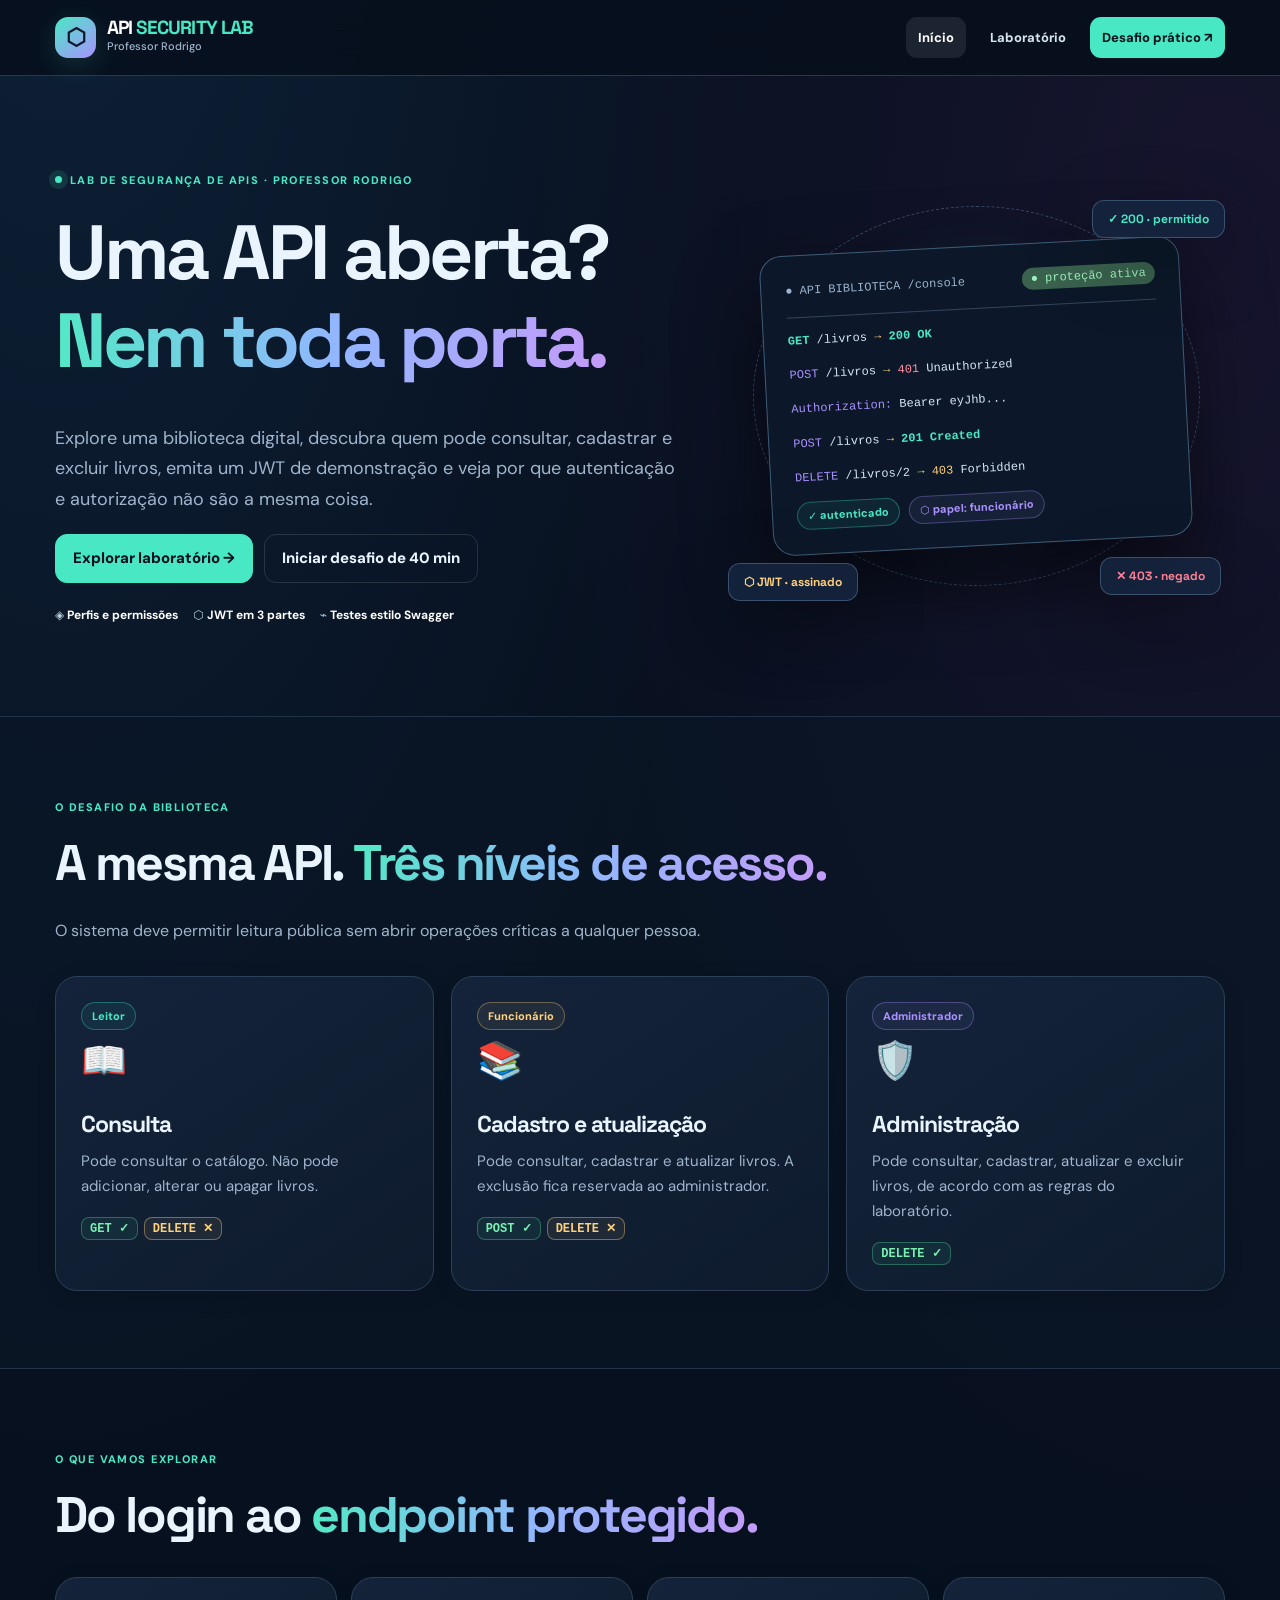
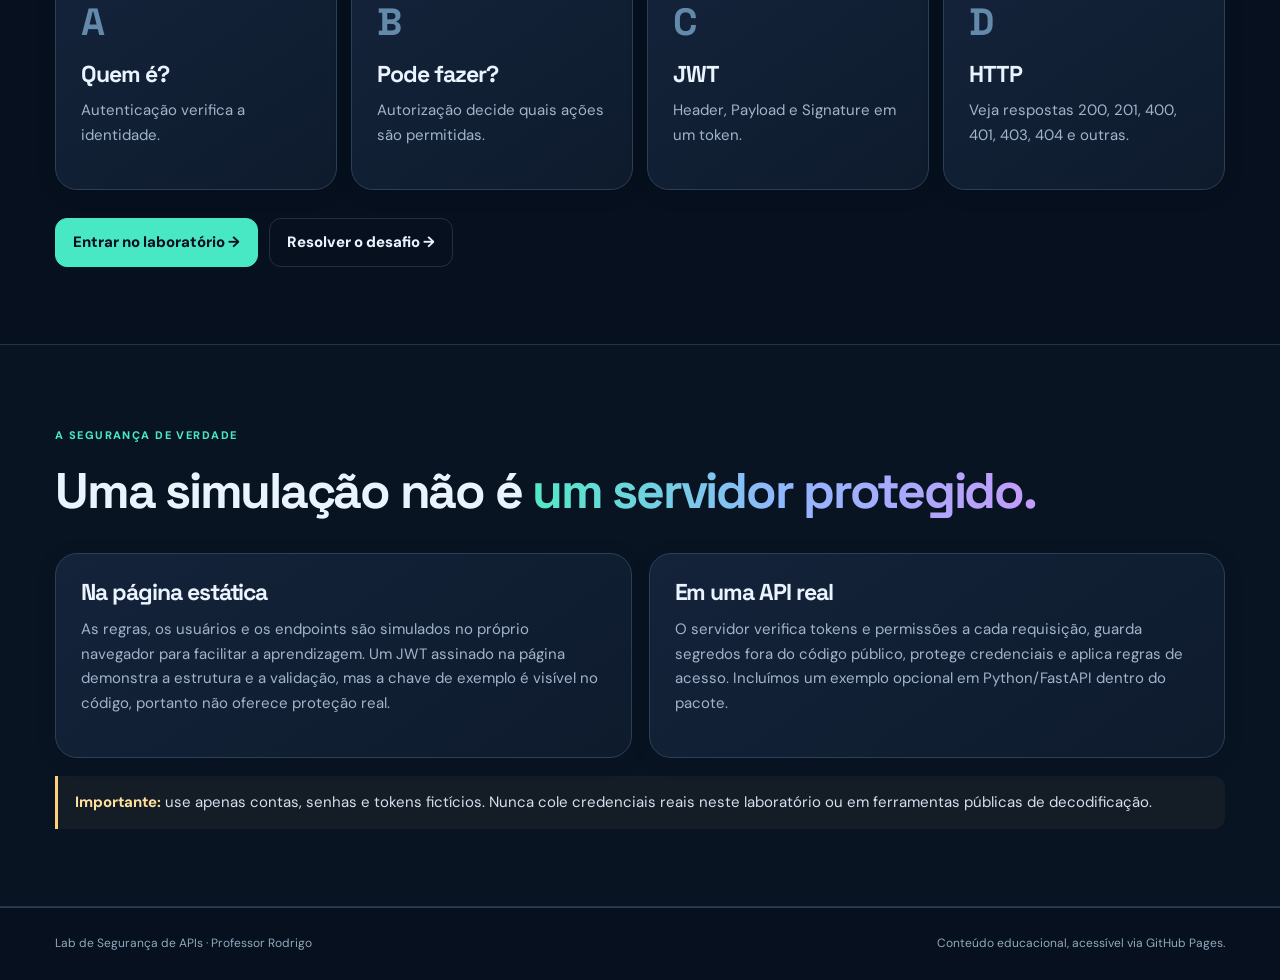
<file: index.html>
<!doctype html><html lang="pt-BR"><head><meta charset="utf-8"><meta name="viewport" content="width=device-width, initial-scale=1"><meta name="theme-color" content="#07101e"><meta name="description" content="Lab de Segurança de APIs do Professor Rodrigo. Controle de acesso, autenticação, autorização, JWT e Swagger simulado."><title>Lab de Segurança de APIs | Professor Rodrigo</title><link rel="icon" href="favicon.svg"><link rel="stylesheet" href="styles.css"></head><body>
<header class="topbar"><nav class="navbar wrap" aria-label="Navegação principal"><a class="brand" href="index.html"><span class="brand-mark">⬡</span><span>API<span style="color:var(--teal)"> SECURITY LAB</span><small>Professor Rodrigo</small></span></a><div class="navlinks"><a href="index.html" aria-current="page">Início</a><a href="demonstracao.html">Laboratório</a><a href="atividade.html" class="nav-cta">Desafio prático ↗</a></div></nav></header>
<main><section class="hero wrap"><div><span class="eyebrow"><span class="dot"></span> Lab de Segurança de APIs · Professor Rodrigo</span><h1>Uma API aberta?<br><span class="grad">Nem toda porta.</span></h1><p class="lead">Explore uma biblioteca digital, descubra quem pode consultar, cadastrar e excluir livros, emita um JWT de demonstração e veja por que autenticação e autorização não são a mesma coisa.</p><div class="btn-row"><a href="demonstracao.html" class="btn primary">Explorar laboratório →</a><a href="atividade.html" class="btn ghost">Iniciar desafio de 40 min</a></div><div class="meta"><span>◈ <b>Perfis e permissões</b></span><span>⬡ <b>JWT em 3 partes</b></span><span>⌁ <b>Testes estilo Swagger</b></span></div></div><div class="visual" aria-label="Ilustração de console de API com respostas HTTP"><div class="api-graphic"><div class="graphic-top"><span>● API BIBLIOTECA /console</span><span class="g-pill">● proteção ativa</span></div><div class="graphic-code"><p style="margin:12px 0"><strong>GET</strong> /livros <span class="gold">→</span> <strong>200 OK</strong></p><p style="margin:12px 0"><span class="purple">POST</span> /livros <span class="gold">→</span> <span style="color:#ff91a2">401</span> Unauthorized</p><p style="margin:12px 0"><span class="purple">Authorization:</span> Bearer eyJhb...</p><p style="margin:12px 0"><span class="purple">POST</span> /livros <span class="gold">→</span> <strong>201 Created</strong></p><p style="margin:12px 0"><span class="purple">DELETE</span> /livros/2 <span class="gold">→</span> <span style="color:#ffcf76">403</span> Forbidden</p></div><div class="graphic-footer"><span class="pill teal">✓ autenticado</span><span class="pill purple">⬡ papel: funcionário</span></div></div><div class="float f1">✓ 200 · permitido</div><div class="float f2">⬡ JWT · assinado</div><div class="float f3">✕ 403 · negado</div></div></section>
<section class="section alt"><div class="wrap"><div class="section-head"><span class="eyebrow">O desafio da biblioteca</span><h2>A mesma API. <span class="grad">Três níveis de acesso.</span></h2><p>O sistema deve permitir leitura pública sem abrir operações críticas a qualquer pessoa.</p></div><div class="grid3"><article class="panel pad"><span class="pill teal">Leitor</span><div class="icon-block">📖</div><h3>Consulta</h3><p class="muted">Pode consultar o catálogo. Não pode adicionar, alterar ou apagar livros.</p><span class="status s2">GET ✓</span><span class="status s4">DELETE ✕</span></article><article class="panel pad"><span class="pill gold">Funcionário</span><div class="icon-block">📚</div><h3>Cadastro e atualização</h3><p class="muted">Pode consultar, cadastrar e atualizar livros. A exclusão fica reservada ao administrador.</p><span class="status s2">POST ✓</span><span class="status s4">DELETE ✕</span></article><article class="panel pad"><span class="pill purple">Administrador</span><div class="icon-block">🛡️</div><h3>Administração</h3><p class="muted">Pode consultar, cadastrar, atualizar e excluir livros, de acordo com as regras do laboratório.</p><span class="status s2">DELETE ✓</span></article></div></div></section>
<section class="section wrap"><div class="section-head"><span class="eyebrow">O que vamos explorar</span><h2>Do login ao <span class="grad">endpoint protegido.</span></h2></div><div class="grid4"><div class="panel pad"><div class="num">A</div><h3>Quem é?</h3><p class="muted">Autenticação verifica a identidade.</p></div><div class="panel pad"><div class="num">B</div><h3>Pode fazer?</h3><p class="muted">Autorização decide quais ações são permitidas.</p></div><div class="panel pad"><div class="num">C</div><h3>JWT</h3><p class="muted">Header, Payload e Signature em um token.</p></div><div class="panel pad"><div class="num">D</div><h3>HTTP</h3><p class="muted">Veja respostas 200, 201, 400, 401, 403, 404 e outras.</p></div></div><div class="btn-row" style="margin-top:28px"><a class="btn primary" href="demonstracao.html">Entrar no laboratório →</a><a class="btn ghost" href="atividade.html">Resolver o desafio →</a></div></section>
<section class="section alt"><div class="wrap"><div class="section-head"><span class="eyebrow">A segurança de verdade</span><h2>Uma simulação não é <span class="grad">um servidor protegido.</span></h2></div><div class="grid2"><div class="panel pad"><h3>Na página estática</h3><p class="muted">As regras, os usuários e os endpoints são simulados no próprio navegador para facilitar a aprendizagem. Um JWT assinado na página demonstra a estrutura e a validação, mas a chave de exemplo é visível no código, portanto não oferece proteção real.</p></div><div class="panel pad"><h3>Em uma API real</h3><p class="muted">O servidor verifica tokens e permissões a cada requisição, guarda segredos fora do código público, protege credenciais e aplica regras de acesso. Incluímos um exemplo opcional em Python/FastAPI dentro do pacote.</p></div></div><div class="notice" style="margin-top:18px"><strong>Importante:</strong> use apenas contas, senhas e tokens fictícios. Nunca cole credenciais reais neste laboratório ou em ferramentas públicas de decodificação.</div></div></section></main><footer class="footer"><div class="wrap footer-inner"><span>Lab de Segurança de APIs · Professor Rodrigo</span><span>Conteúdo educacional, acessível via GitHub Pages.</span></div></footer><script src="app.js" defer></script></body></html>
</file>
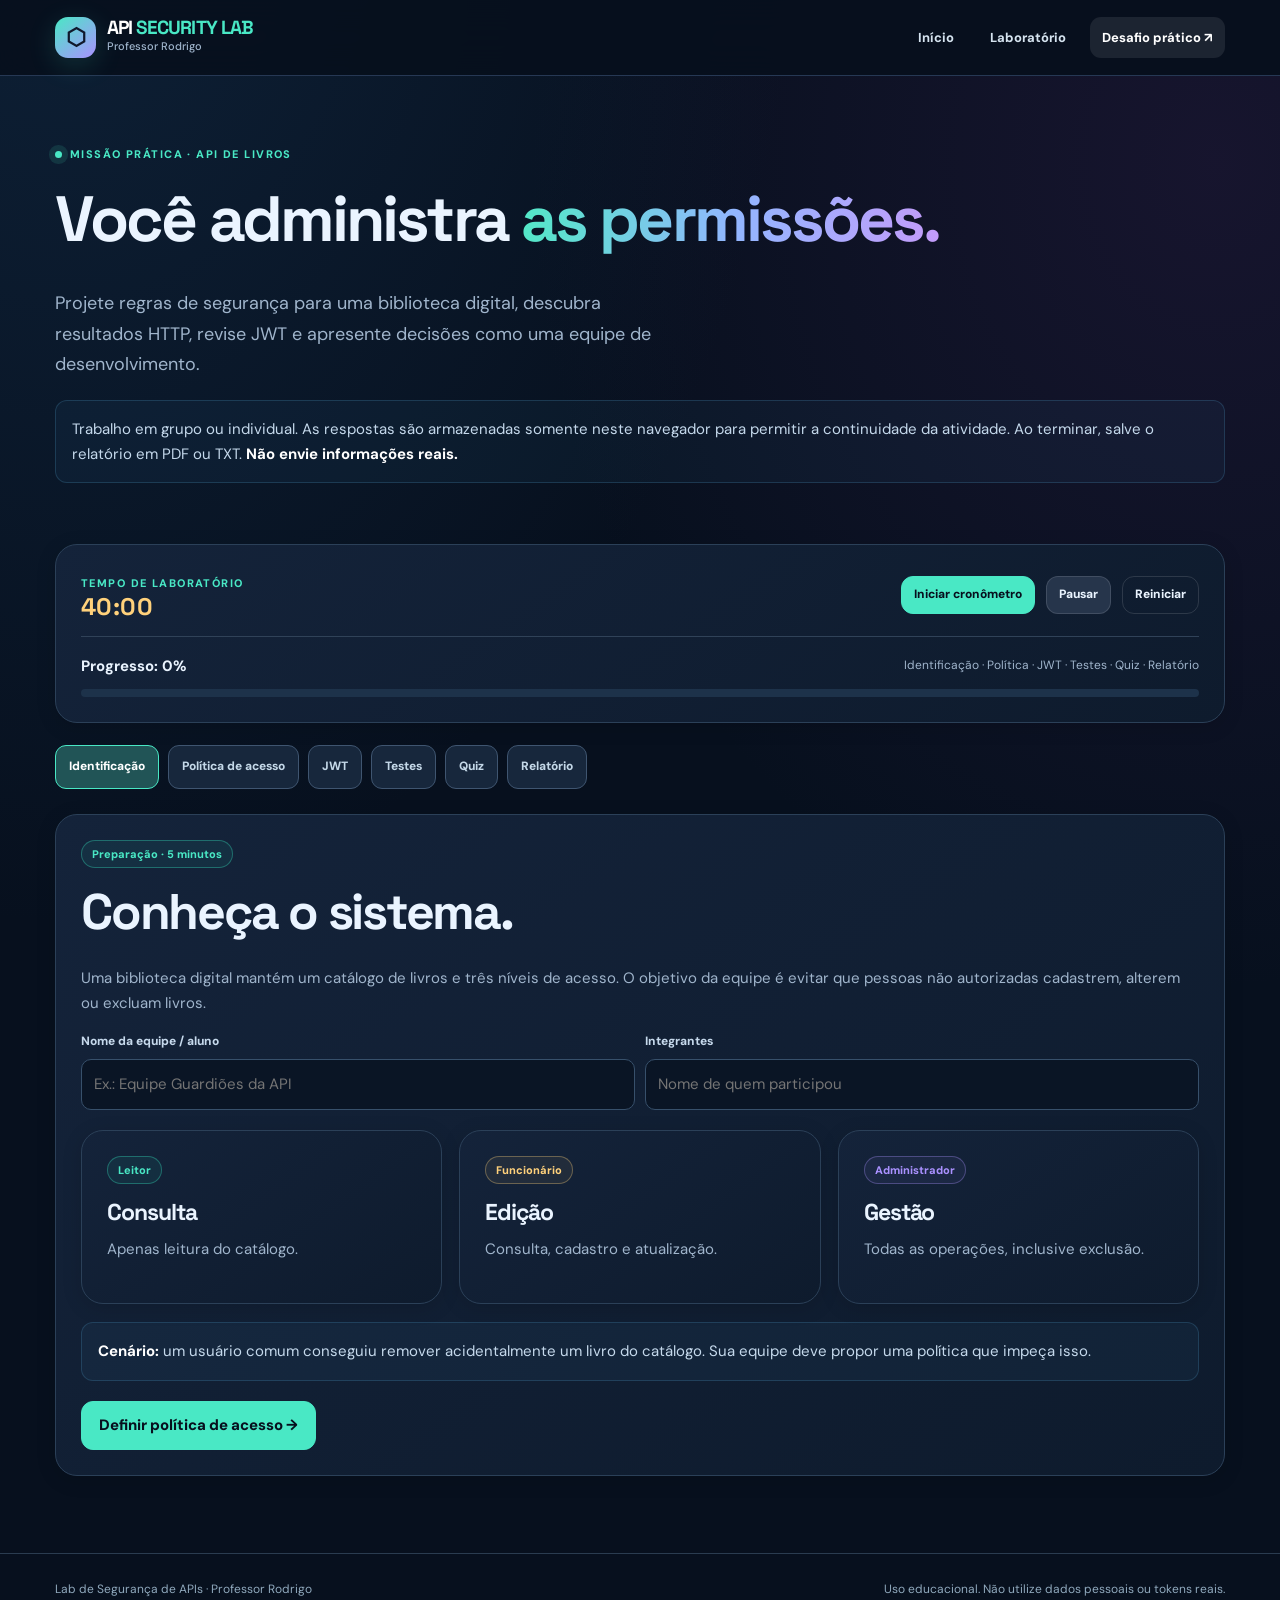
<file: atividade.html>
<!doctype html><html lang="pt-BR"><head><meta charset="utf-8"><meta name="viewport" content="width=device-width, initial-scale=1"><meta name="theme-color" content="#07101e"><title>Desafio prático | Lab de Segurança de APIs</title><link rel="icon" href="favicon.svg"><link rel="stylesheet" href="styles.css"></head><body data-page="activity"><header class="topbar"><nav class="navbar wrap"><a class="brand" href="index.html"><span class="brand-mark">⬡</span><span>API<span style="color:var(--teal)"> SECURITY LAB</span><small>Professor Rodrigo</small></span></a><div class="navlinks"><a href="index.html">Início</a><a href="demonstracao.html">Laboratório</a><a href="atividade.html" class="nav-cta" aria-current="page">Desafio prático ↗</a></div></nav></header><main>
<div class="wrap page-hero"><span class="eyebrow"><span class="dot"></span> Missão prática · API de livros</span><h1>Você administra <span class="grad">as permissões.</span></h1><p class="lead">Projete regras de segurança para uma biblioteca digital, descubra resultados HTTP, revise JWT e apresente decisões como uma equipe de desenvolvimento.</p><div class="note">Trabalho em grupo ou individual. As respostas são armazenadas somente neste navegador para permitir a continuidade da atividade. Ao terminar, salve o relatório em PDF ou TXT. <strong>Não envie informações reais.</strong></div></div>
<section class="section wrap" style="padding-top:25px"><div class="panel pad timer-panel no-print" style="margin-bottom:22px"><div class="form-row" style="align-items:center;justify-content:space-between"><div><span class="eyebrow" style="margin:0">Tempo de laboratório</span><div class="timer" id="timer">40:00</div></div><div class="btn-row"><button class="btn primary sm" id="startTimer">Iniciar cronômetro</button><button class="btn sm" id="pauseTimer">Pausar</button><button class="btn sm ghost" id="resetTimer">Reiniciar</button></div></div><div class="divider"></div><div class="form-row" style="align-items:center;justify-content:space-between"><strong id="progressText">Progresso: 0%</strong><span class="small muted">Identificação · Política · JWT · Testes · Quiz · Relatório</span></div><div class="progress-track" style="margin-top:10px"><div id="progressFill" class="progress-fill"></div></div></div>
<div class="challenge-nav no-print" id="challengeNav"><button type="button" class="active" data-target="identificacao">Identificação</button><button type="button" data-target="politica">Política de acesso</button><button type="button" data-target="jwt">JWT</button><button type="button" data-target="testes">Testes</button><button type="button" data-target="quiz">Quiz</button><button type="button" data-target="report">Relatório</button></div>
<section class="screen active" id="screen-identificacao"><div class="panel pad"><span class="pill teal">Preparação · 5 minutos</span><h2 style="margin-top:16px">Conheça o sistema.</h2><p class="muted">Uma biblioteca digital mantém um catálogo de livros e três níveis de acesso. O objetivo da equipe é evitar que pessoas não autorizadas cadastrem, alterem ou excluam livros.</p><div class="form-row"><div class="field"><label for="groupName">Nome da equipe / aluno</label><input class="input" id="groupName" placeholder="Ex.: Equipe Guardiões da API"></div><div class="field"><label for="members">Integrantes</label><input class="input" id="members" placeholder="Nome de quem participou"></div></div><div class="grid3" style="margin-top:20px"><div class="panel pad"><span class="pill teal">Leitor</span><h3 style="margin-top:15px">Consulta</h3><p class="muted">Apenas leitura do catálogo.</p></div><div class="panel pad"><span class="pill gold">Funcionário</span><h3 style="margin-top:15px">Edição</h3><p class="muted">Consulta, cadastro e atualização.</p></div><div class="panel pad"><span class="pill purple">Administrador</span><h3 style="margin-top:15px">Gestão</h3><p class="muted">Todas as operações, inclusive exclusão.</p></div></div><div class="note" style="margin-top:18px"><strong>Cenário:</strong> um usuário comum conseguiu remover acidentalmente um livro do catálogo. Sua equipe deve propor uma política que impeça isso.</div><div class="btn-row" style="margin-top:20px"><button class="btn primary" data-next="politica">Definir política de acesso →</button></div></div></section>
<section class="screen" id="screen-politica"><div class="panel pad"><span class="pill purple">Permissões · 10 minutos</span><h2 style="margin-top:16px">Quem pode fazer cada ação?</h2><p class="muted">Defina os perfis mínimos que autorizam cada operação de escrita. A consulta é pública.</p><div class="grid3"><div class="field"><label for="rulePost">POST /livros</label><select id="rulePost"><option value="">Escolha o perfil mínimo</option><option value="leitor">Leitor</option><option value="funcionario">Funcionário</option><option value="admin">Administrador</option></select></div><div class="field"><label for="rulePut">PUT /livros/{id}</label><select id="rulePut"><option value="">Escolha o perfil mínimo</option><option value="leitor">Leitor</option><option value="funcionario">Funcionário</option><option value="admin">Administrador</option></select></div><div class="field"><label for="ruleDelete">DELETE /livros/{id}</label><select id="ruleDelete"><option value="">Escolha o perfil mínimo</option><option value="leitor">Leitor</option><option value="funcionario">Funcionário</option><option value="admin">Administrador</option></select></div></div><div class="btn-row" style="margin-top:15px"><button class="btn primary sm" id="checkPolicy">Conferir política</button></div><p id="policyFeedback" class="small muted" aria-live="polite" style="margin-top:12px"></p><div class="field" style="margin-top:20px"><label for="riskText">O que pode acontecer se um visitante tiver acesso ao endpoint DELETE?</label><textarea id="riskText" placeholder="Explique um risco para a integridade dos dados..."></textarea></div><div class="field"><label for="policyText">Como sua equipe faria a API verificar essas permissões no servidor?</label><textarea id="policyText" placeholder="Descreva a verificação do token, identidade, perfil e permissão por operação..."></textarea></div><div class="btn-row" style="margin-top:19px"><button class="btn ghost" data-next="identificacao">← Voltar</button><button class="btn primary" data-next="jwt">Investigar o JWT →</button></div></div></section>
<section class="screen" id="screen-jwt"><div class="panel pad"><span class="pill gold">Token · 6 minutos</span><h2 style="margin-top:16px">Entenda o que o token prova.</h2><div class="horizon"><div class="step"><b>Header</b>Algoritmo</div><span class="flow-arrow">·</span><div class="step"><b>Payload</b>Claims</div><span class="flow-arrow">·</span><div class="step"><b>Signature</b>Integridade</div></div><div class="form-row" style="margin-top:20px"><div class="field"><label for="jwtHeaderQ">Onde aparece o algoritmo de assinatura?</label><select id="jwtHeaderQ"><option value="">Escolha</option><option value="header">Header</option><option value="payload">Payload</option><option value="signature">Signature</option></select></div><div class="field"><label for="jwtRoleQ">Onde podem aparecer o perfil e a expiração?</label><select id="jwtRoleQ"><option value="">Escolha</option><option value="header">Header</option><option value="payload">Payload</option><option value="signature">Signature</option></select></div><div class="field"><label for="jwtSignatureQ">Qual parte detecta alteração indevida?</label><select id="jwtSignatureQ"><option value="">Escolha</option><option value="header">Header</option><option value="payload">Payload</option><option value="signature">Signature</option></select></div></div><button class="btn sm primary" id="checkJwt" style="margin-top:17px">Conferir estrutura</button><p id="jwtActivityFeedback" class="small muted" style="margin-top:10px" aria-live="polite"></p><div class="field" style="margin-top:17px"><label for="jwtReflection">Por que não devemos armazenar uma senha ou outro segredo no Payload de um JWT comum?</label><textarea id="jwtReflection" placeholder="Pense na diferença entre codificar e criptografar..."></textarea></div><div class="notice" style="margin:16px 0"><strong>Experimento opcional:</strong> abra o <a href="demonstracao.html#jwt" target="_blank" rel="noopener">laboratório JWT</a>, faça login fictício, altere o Payload e observe o resultado da verificação.</div><div class="btn-row"><button class="btn ghost" data-next="politica">← Voltar</button><button class="btn primary" data-next="testes">Analisar os testes →</button></div></div></section>
<section class="screen" id="screen-testes"><div class="panel pad"><span class="pill teal">HTTP e endpoints · 8 minutos</span><h2 style="margin-top:16px">Preveja a resposta da API.</h2><p class="muted">Para cada cenário, selecione o status HTTP esperado. Você pode testar situações semelhantes no <a href="demonstracao.html#console" target="_blank" rel="noopener">console interativo</a>. Neste desafio, considere que os livros indicados existem, salvo quando dito o contrário.</p><div id="statusScenarios" class="grid2"></div><div class="btn-row"><button class="btn primary sm" id="checkScenarios">Conferir cenários</button></div><p id="scenariosFeedback" aria-live="polite" class="small muted" style="margin:12px 0"></p><div class="field" style="margin-top:17px"><label for="exceptionsText">Como uma API deve informar erros sem expor detalhes internos sensíveis?</label><textarea id="exceptionsText" placeholder="Descreva mensagens, códigos HTTP e cuidados com informações sensíveis..."></textarea></div><div class="btn-row" style="margin-top:18px"><button class="btn ghost" data-next="jwt">← Voltar</button><button class="btn primary" data-next="quiz">Revisar os conceitos →</button></div></div></section>
<section class="screen" id="screen-quiz"><div class="panel pad"><span class="pill purple">Revisão autocorrigível · 6 minutos</span><h2 style="margin-top:16px">Mostre o que aprendeu.</h2><p class="muted">Responda às questões. Ao conferir, o laboratório apresenta a pontuação e explica cada resposta.</p><div id="quizList"></div><div class="btn-row"><button class="btn primary" id="gradeQuiz">Corrigir questões</button><button class="btn ghost" data-next="testes">← Voltar</button><button class="btn" data-next="report">Gerar relatório →</button></div><p id="quizScore" style="margin-top:18px" aria-live="polite"></p></div></section>
<section class="screen" id="screen-report"><div class="panel pad"><span class="pill teal">Entrega · 5 minutos</span><h2 style="margin-top:16px">Seu relatório está pronto para revisão.</h2><p class="muted">O relatório reúne suas decisões, respostas e resultado do quiz. Revise os textos, salve como PDF ou exporte um arquivo TXT para entrega.</p><div class="grid3" style="margin-bottom:18px"><div class="metric"><span>Identificação</span><strong id="summaryName">—</strong></div><div class="metric"><span>Política</span><strong id="summaryPolicy">—</strong></div><div class="metric"><span>Quiz</span><strong id="summaryQuiz">—</strong></div></div><div class="btn-row no-print"><button class="btn primary" id="printReport">Imprimir / Salvar PDF</button><button class="btn" id="downloadTxt">Baixar TXT</button><button class="btn ghost" id="clearActivity">Apagar respostas locais</button></div><div class="print-head prints-only"><h1>Lab de Segurança de APIs</h1><p>Professor Rodrigo · Relatório da atividade prática</p></div><pre class="report-area" id="reportContent" style="padding:20px;border-radius:13px;background:#0a1626;border:1px solid #344a60;min-height:320px;color:#d3e5f3;white-space:pre-wrap;margin-top:18px"></pre><div class="note no-print" style="margin-top:16px"><strong>Importante:</strong> as respostas são registradas apenas no navegador. O site não envia relatórios ao professor. Antes de sair, salve uma cópia.</div></div></section>
</section></main><footer class="footer"><div class="wrap footer-inner"><span>Lab de Segurança de APIs · Professor Rodrigo</span><span>Uso educacional. Não utilize dados pessoais ou tokens reais.</span></div></footer><script src="app.js" defer></script></body></html>
</file>
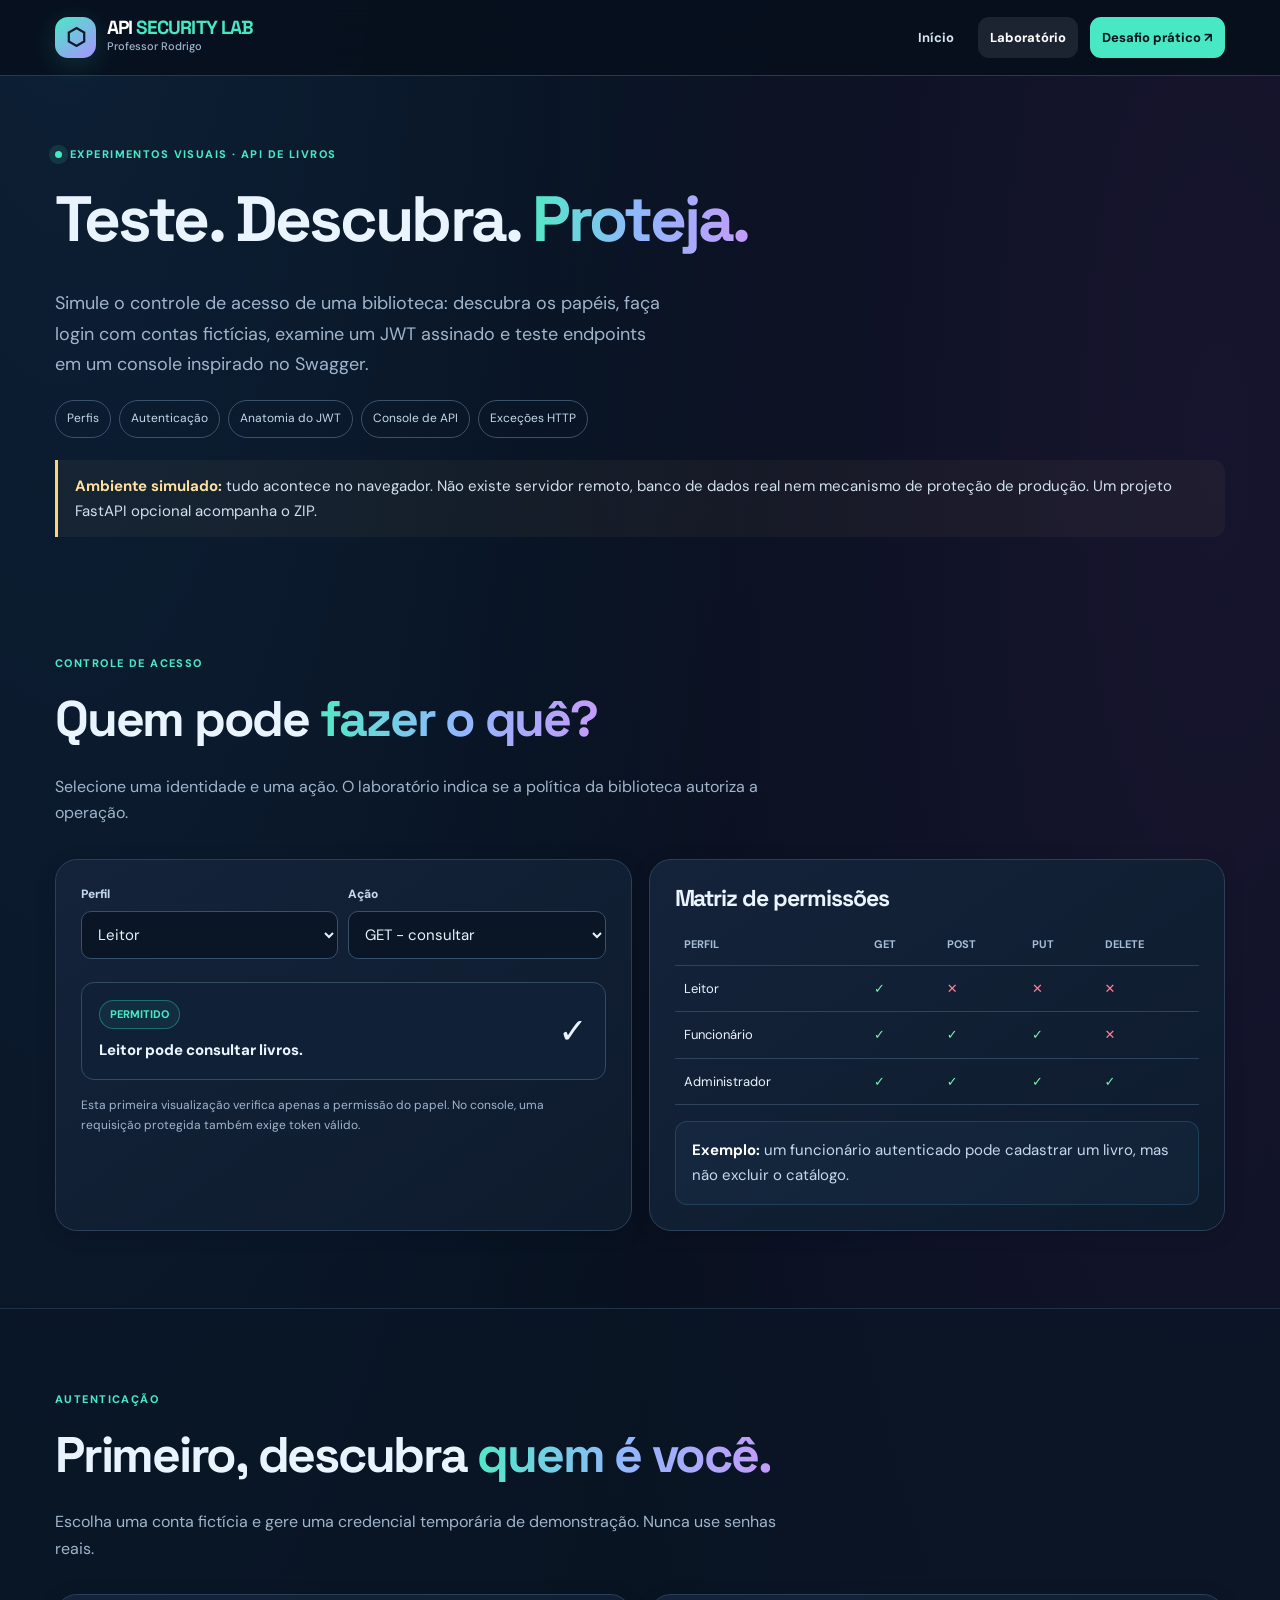
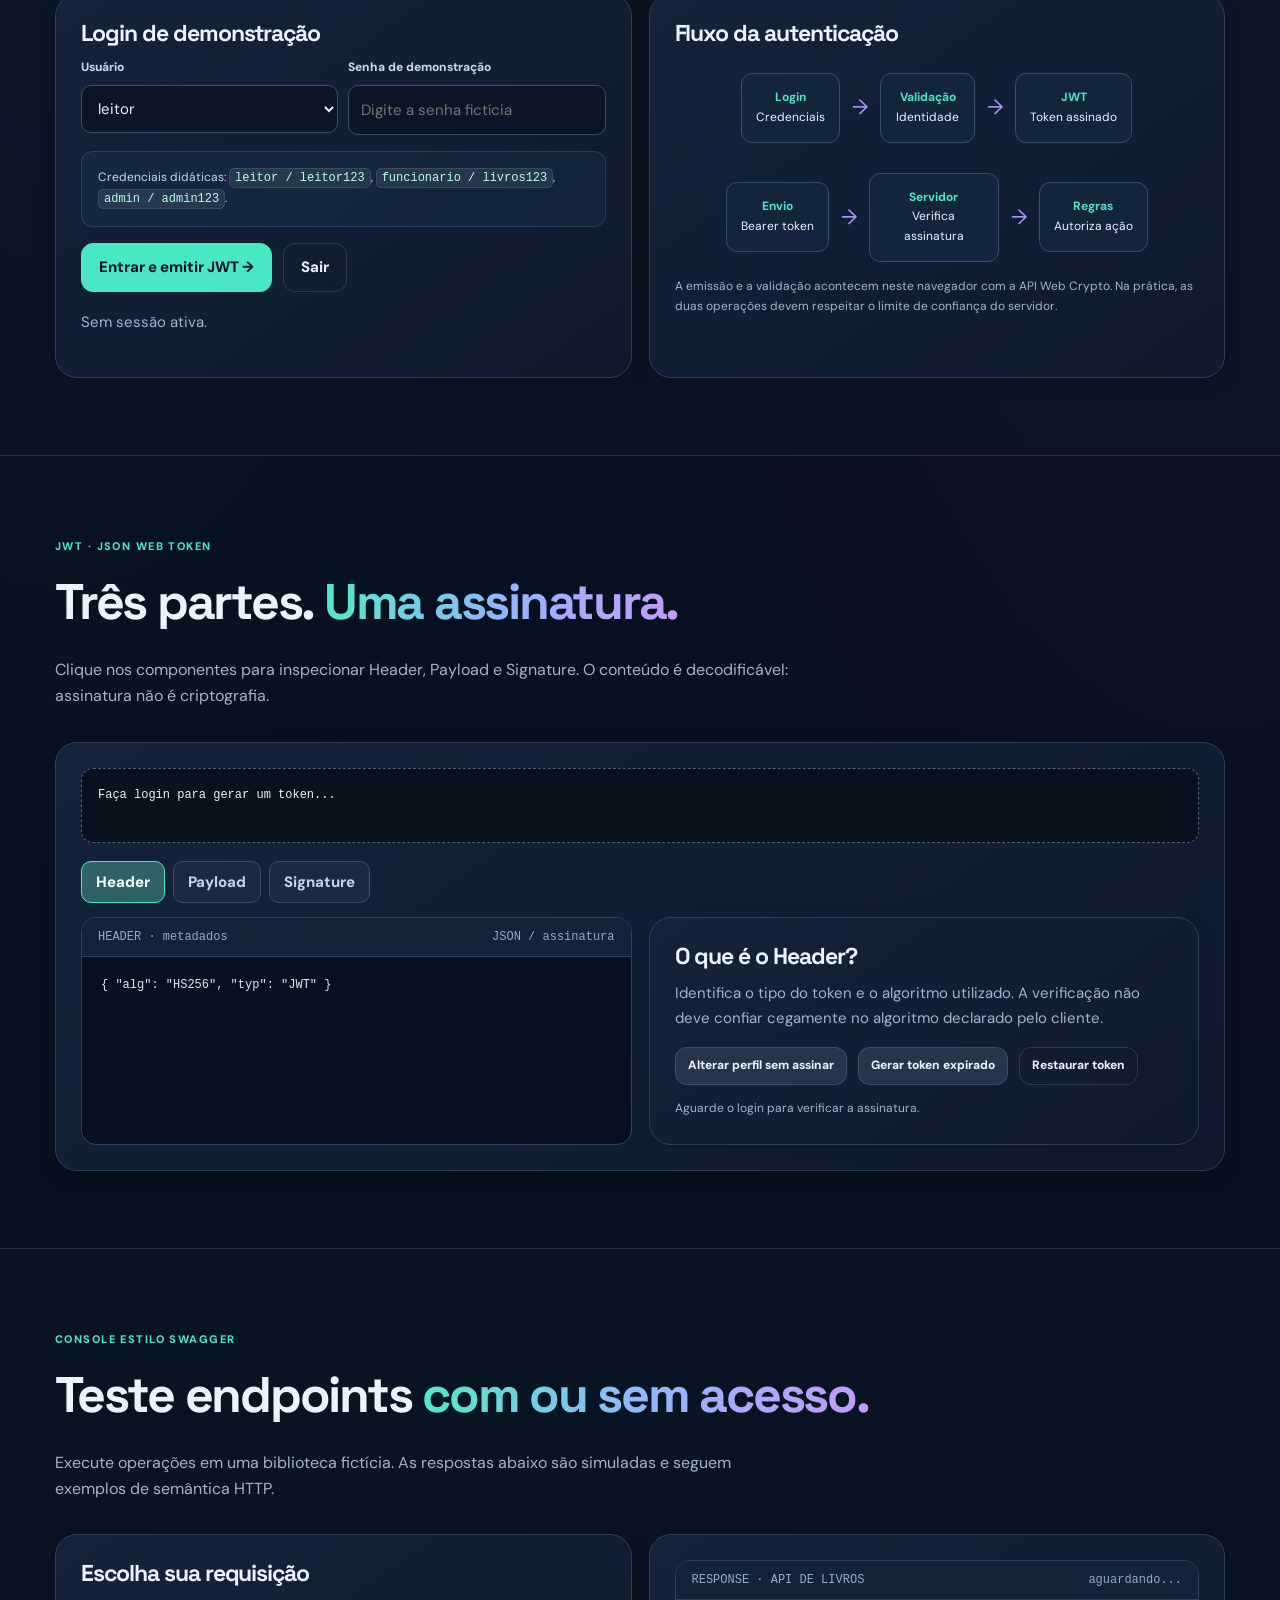
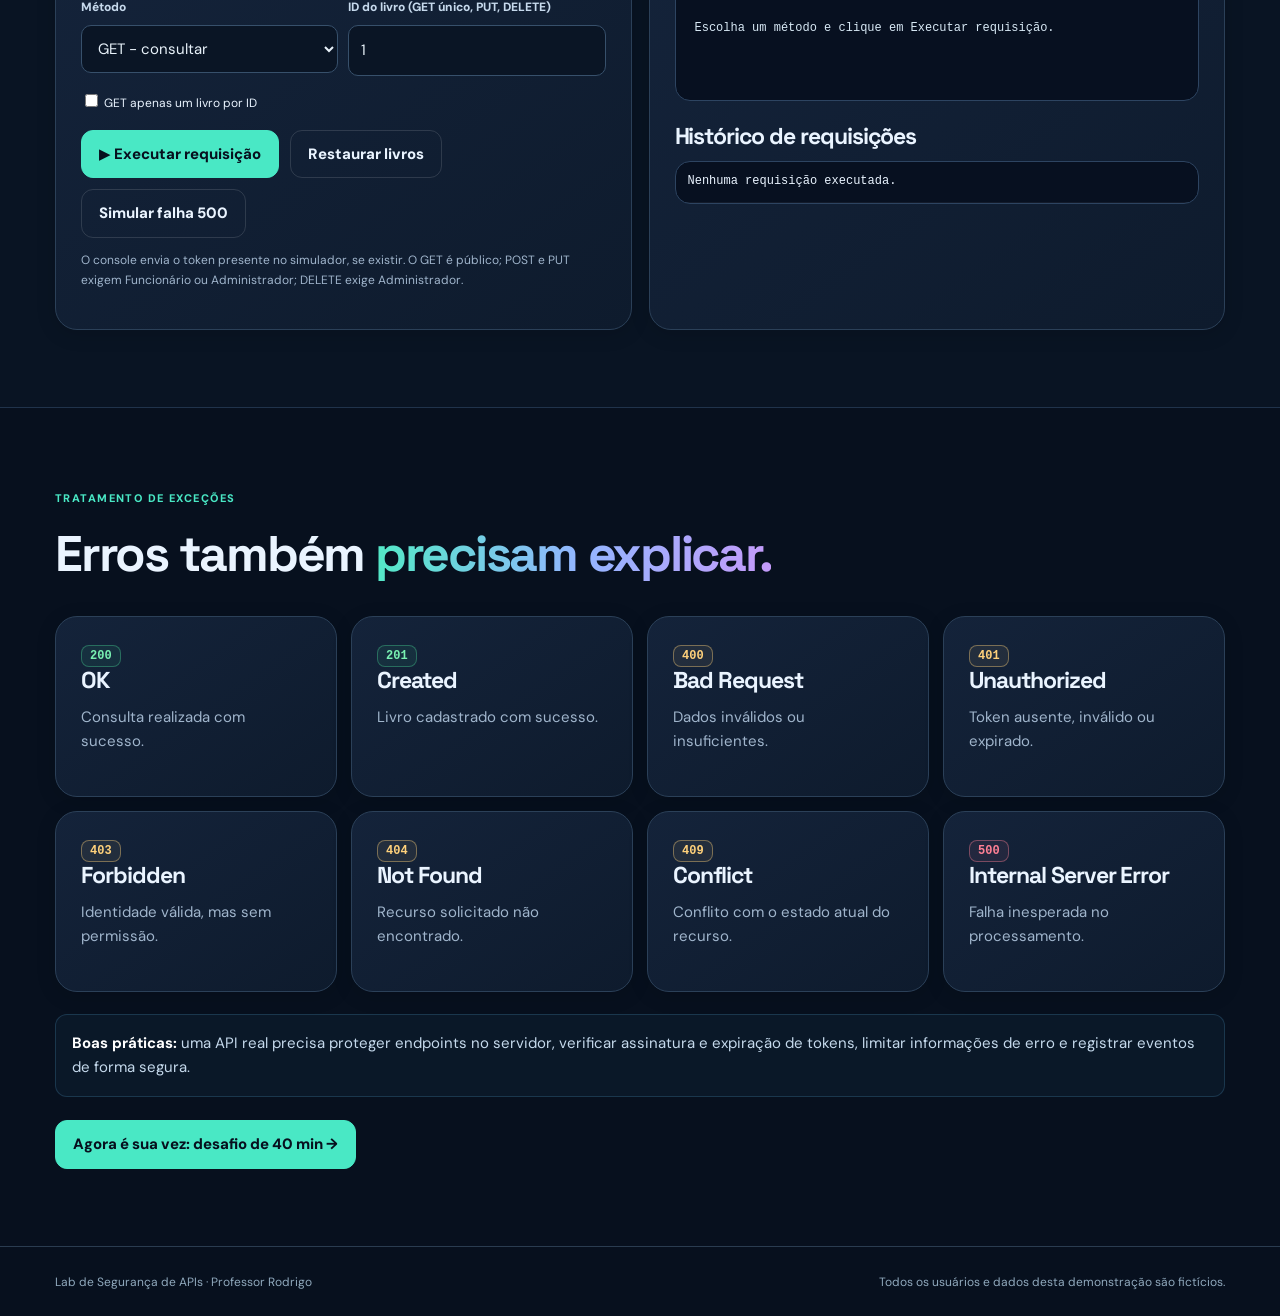
<file: demonstracao.html>
<!doctype html><html lang="pt-BR"><head><meta charset="utf-8"><meta name="viewport" content="width=device-width,initial-scale=1"><meta name="theme-color" content="#07101e"><title>Laboratório interativo | Lab de Segurança de APIs</title><link rel="icon" href="favicon.svg"><link rel="stylesheet" href="styles.css"></head><body data-page="demo"><header class="topbar"><nav class="navbar wrap"><a class="brand" href="index.html"><span class="brand-mark">⬡</span><span>API<span style="color:var(--teal)"> SECURITY LAB</span><small>Professor Rodrigo</small></span></a><div class="navlinks"><a href="index.html">Início</a><a href="demonstracao.html" aria-current="page">Laboratório</a><a href="atividade.html" class="nav-cta">Desafio prático ↗</a></div></nav></header><main>
<div class="wrap page-hero"><span class="eyebrow"><span class="dot"></span> Experimentos visuais · API de livros</span><h1>Teste. Descubra. <span class="grad">Proteja.</span></h1><p class="lead">Simule o controle de acesso de uma biblioteca: descubra os papéis, faça login com contas fictícias, examine um JWT assinado e teste endpoints em um console inspirado no Swagger.</p><nav class="quick-nav"><a href="#permissoes">Perfis</a><a href="#login">Autenticação</a><a href="#jwt">Anatomia do JWT</a><a href="#console">Console de API</a><a href="#http">Exceções HTTP</a></nav><div class="notice" style="margin-top:22px"><strong>Ambiente simulado:</strong> tudo acontece no navegador. Não existe servidor remoto, banco de dados real nem mecanismo de proteção de produção. Um projeto FastAPI opcional acompanha o ZIP.</div></div>
<section class="section wrap" id="permissoes"><div class="section-head"><span class="eyebrow">Controle de acesso</span><h2>Quem pode <span class="grad">fazer o quê?</span></h2><p>Selecione uma identidade e uma ação. O laboratório indica se a política da biblioteca autoriza a operação.</p></div><div class="grid2"><div class="panel pad"><div class="form-row"><div class="field"><label for="rolePreview">Perfil</label><select id="rolePreview"><option value="leitor">Leitor</option><option value="funcionario">Funcionário</option><option value="admin">Administrador</option></select></div><div class="field"><label for="actionPreview">Ação</label><select id="actionPreview"><option value="GET">GET - consultar</option><option value="POST">POST - cadastrar</option><option value="PUT">PUT - atualizar</option><option value="DELETE">DELETE - excluir</option></select></div></div><div style="margin-top:23px" id="permitResult" class="metric" aria-live="polite">Selecione uma ação para verificar.</div><p class="muted small" style="margin-top:16px">Esta primeira visualização verifica apenas a permissão do papel. No console, uma requisição protegida também exige token válido.</p></div><div class="panel pad"><h3>Matriz de permissões</h3><table class="matrix"><thead><tr><th>Perfil</th><th>GET</th><th>POST</th><th>PUT</th><th>DELETE</th></tr></thead><tbody><tr><td>Leitor</td><td class="yes">✓</td><td class="no">✕</td><td class="no">✕</td><td class="no">✕</td></tr><tr><td>Funcionário</td><td class="yes">✓</td><td class="yes">✓</td><td class="yes">✓</td><td class="no">✕</td></tr><tr><td>Administrador</td><td class="yes">✓</td><td class="yes">✓</td><td class="yes">✓</td><td class="yes">✓</td></tr></tbody></table><div class="note" style="margin-top:16px"><strong>Exemplo:</strong> um funcionário autenticado pode cadastrar um livro, mas não excluir o catálogo.</div></div></div></section>
<section class="section alt" id="login"><div class="wrap"><div class="section-head"><span class="eyebrow">Autenticação</span><h2>Primeiro, descubra <span class="grad">quem é você.</span></h2><p>Escolha uma conta fictícia e gere uma credencial temporária de demonstração. Nunca use senhas reais.</p></div><div class="grid2"><div class="panel pad"><h3>Login de demonstração</h3><div class="form-row"><div class="field"><label for="demoUser">Usuário</label><select id="demoUser"><option value="leitor">leitor</option><option value="funcionario">funcionario</option><option value="admin">admin</option></select></div><div class="field"><label for="demoPassword">Senha de demonstração</label><input class="input" id="demoPassword" type="text" autocomplete="off" placeholder="Digite a senha fictícia" spellcheck="false"></div></div><div class="note small" style="margin:16px 0">Credenciais didáticas: <code>leitor / leitor123</code>, <code>funcionario / livros123</code>, <code>admin / admin123</code>.</div><div class="btn-row"><button class="btn primary" id="loginBtn">Entrar e emitir JWT →</button><button class="btn ghost" id="logoutBtn">Sair</button></div><p id="loginFeedback" style="margin-top:18px;min-height:26px;color:var(--sub)" aria-live="polite">Sem sessão ativa.</p></div><div class="panel pad"><h3>Fluxo da autenticação</h3><div class="horizon"><div class="step"><b>Login</b>Credenciais</div><span class="flow-arrow">→</span><div class="step"><b>Validação</b>Identidade</div><span class="flow-arrow">→</span><div class="step"><b>JWT</b>Token assinado</div></div><div class="horizon"><div class="step"><b>Envio</b>Bearer token</div><span class="flow-arrow">→</span><div class="step"><b>Servidor</b>Verifica assinatura</div><span class="flow-arrow">→</span><div class="step"><b>Regras</b>Autoriza ação</div></div><p class="muted small">A emissão e a validação acontecem neste navegador com a API Web Crypto. Na prática, as duas operações devem respeitar o limite de confiança do servidor.</p></div></div></div></section>
<section class="section wrap" id="jwt"><div class="section-head"><span class="eyebrow">JWT · JSON Web Token</span><h2>Três partes. <span class="grad">Uma assinatura.</span></h2><p>Clique nos componentes para inspecionar Header, Payload e Signature. O conteúdo é decodificável: assinatura não é criptografia.</p></div><div class="panel pad"><div class="jwt-token" id="jwtView" aria-live="polite">Faça login para gerar um token...</div><div class="tabs" style="margin-top:18px" id="jwtTabs"><button class="active" type="button" data-jwt="header">Header</button><button type="button" data-jwt="payload">Payload</button><button type="button" data-jwt="signature">Signature</button></div><div class="grid2" style="margin-top:14px"><div class="console"><div class="console-head"><span id="jwtPartTitle">HEADER · metadados</span><span>JSON / assinatura</span></div><pre id="jwtPartContent">{ "alg": "HS256", "typ": "JWT" }</pre></div><div class="panel pad"><h3 id="jwtExplainer">O que é o Header?</h3><p id="jwtPartHelp" class="muted">Identifica o tipo do token e o algoritmo utilizado. A verificação não deve confiar cegamente no algoritmo declarado pelo cliente.</p><div class="btn-row"><button class="btn sm" id="tamperBtn">Alterar perfil sem assinar</button><button class="btn sm" id="expireBtn">Gerar token expirado</button><button class="btn sm ghost" id="restoreBtn">Restaurar token</button></div><p class="small muted" id="jwtCheck" aria-live="polite" style="margin:14px 0 0">Aguarde o login para verificar a assinatura.</p></div></div></div></section>
<section class="section alt" id="console"><div class="wrap"><div class="section-head"><span class="eyebrow">Console estilo Swagger</span><h2>Teste endpoints <span class="grad">com ou sem acesso.</span></h2><p>Execute operações em uma biblioteca fictícia. As respostas abaixo são simuladas e seguem exemplos de semântica HTTP.</p></div><div class="grid2"><div class="panel pad"><h3>Escolha sua requisição</h3><div class="form-row"><div class="field"><label for="httpMethod">Método</label><select id="httpMethod"><option value="GET">GET - consultar</option><option value="POST">POST - cadastrar</option><option value="PUT">PUT - atualizar</option><option value="DELETE">DELETE - excluir</option></select></div><div class="field"><label for="bookId">ID do livro (GET único, PUT, DELETE)</label><input class="input" id="bookId" type="number" min="1" value="1"></div></div><div class="form-row" id="bookFields" style="margin-top:15px"><div class="field"><label for="bookTitle">Título</label><input class="input" id="bookTitle" placeholder="Título do livro" value="Introdução às APIs"></div><div class="field"><label for="bookAuthor">Autor</label><input class="input" id="bookAuthor" placeholder="Nome do autor" value="Equipe da biblioteca"></div></div><div class="form-row" style="margin-top:15px"><label class="small"><input id="singleBook" type="checkbox"> GET apenas um livro por ID</label></div><div class="btn-row" style="margin-top:16px"><button class="btn primary" id="executeBtn">▶ Executar requisição</button><button class="btn ghost" id="resetBooksBtn">Restaurar livros</button><button class="btn ghost" id="error500Btn">Simular falha 500</button></div><p class="small muted" style="margin-top:13px">O console envia o token presente no simulador, se existir. O GET é público; POST e PUT exigem Funcionário ou Administrador; DELETE exige Administrador.</p></div><div class="panel pad"><div class="console"><div class="console-head"><span>RESPONSE · API DE LIVROS</span><span id="reqStatus">aguardando...</span></div><pre id="apiResponse">Escolha um método e clique em Executar requisição.</pre></div><h3 style="margin-top:22px">Histórico de requisições</h3><div class="console log" id="reqLog" aria-live="polite"><div class="log-line">Nenhuma requisição executada.</div></div></div></div></div></section>
<section class="section wrap" id="http"><div class="section-head"><span class="eyebrow">Tratamento de exceções</span><h2>Erros também <span class="grad">precisam explicar.</span></h2></div><div class="grid4"><div class="panel pad"><span class="status s2">200</span><h3>OK</h3><p class="muted">Consulta realizada com sucesso.</p></div><div class="panel pad"><span class="status s2">201</span><h3>Created</h3><p class="muted">Livro cadastrado com sucesso.</p></div><div class="panel pad"><span class="status s4">400</span><h3>Bad Request</h3><p class="muted">Dados inválidos ou insuficientes.</p></div><div class="panel pad"><span class="status s4">401</span><h3>Unauthorized</h3><p class="muted">Token ausente, inválido ou expirado.</p></div><div class="panel pad"><span class="status s4">403</span><h3>Forbidden</h3><p class="muted">Identidade válida, mas sem permissão.</p></div><div class="panel pad"><span class="status s4">404</span><h3>Not Found</h3><p class="muted">Recurso solicitado não encontrado.</p></div><div class="panel pad"><span class="status s4">409</span><h3>Conflict</h3><p class="muted">Conflito com o estado atual do recurso.</p></div><div class="panel pad"><span class="status s5">500</span><h3>Internal Server Error</h3><p class="muted">Falha inesperada no processamento.</p></div></div><div class="note" style="margin-top:22px"><strong>Boas práticas:</strong> uma API real precisa proteger endpoints no servidor, verificar assinatura e expiração de tokens, limitar informações de erro e registrar eventos de forma segura.</div><div class="btn-row" style="margin-top:23px"><a class="btn primary" href="atividade.html">Agora é sua vez: desafio de 40 min →</a></div></section></main><footer class="footer"><div class="wrap footer-inner"><span>Lab de Segurança de APIs · Professor Rodrigo</span><span>Todos os usuários e dados desta demonstração são fictícios.</span></div></footer><script src="app.js" defer></script></body></html>
</file>
<file: styles.css>
@import url('https://fonts.googleapis.com/css2?family=DM+Sans:wght@400;500;600;700;800&family=Space+Grotesk:wght@400;500;600;700&display=swap');
:root{--bg:#07101e;--bg2:#0d1729;--panel:#111f34;--stroke:#2a3e58;--txt:#eaf4ff;--sub:#a0b5cc;--teal:#49e8c5;--purple:#aa91ff;--gold:#ffd17b;--red:#ff8095;--blue:#79b8ff;--ok:#79f1b2;--shadow:0 22px 75px #0005;--radius:22px}*{box-sizing:border-box}html{scroll-behavior:smooth}body{margin:0;background:radial-gradient(ellipse at 5% -10%,#17395b6c,transparent 43%),radial-gradient(ellipse at 95% 10%,#44225c42,transparent 40%),var(--bg);color:var(--txt);font:15px/1.65 'DM Sans',system-ui,sans-serif}button,input,textarea,select{font:inherit}button{cursor:pointer}a{color:var(--teal);text-underline-offset:3px}a:hover{color:#fff}h1,h2,h3,h4{font-family:'Space Grotesk',sans-serif;letter-spacing:-.045em;line-height:1.15;margin:0 0 .5em}h1{font-size:clamp(42px,6vw,78px)}h2{font-size:clamp(30px,4vw,50px)}h3{font-size:23px}p{margin:0 0 1.1em}code,pre,.mono{font-family:ui-monospace,SFMono-Regular,Consolas,monospace}code{background:#ffffff15;border:1px solid #ffffff19;border-radius:5px;padding:2px 5px;color:#b8ffe4}pre{white-space:pre-wrap;overflow-wrap:anywhere;line-height:1.55;font-size:12px}pre code{border:0;padding:0;background:none;color:inherit}.wrap{width:min(1170px,calc(100% - 42px));margin:0 auto}.topbar{position:sticky;top:0;z-index:30;backdrop-filter:blur(18px);background:#07101de9;border-bottom:1px solid #263854}.navbar{display:flex;align-items:center;justify-content:space-between;gap:18px;min-height:75px}.brand{display:flex;gap:11px;align-items:center;text-decoration:none;color:#fff;font:800 19px/1 'Space Grotesk',sans-serif;letter-spacing:-.05em}.brand span small{display:block;font:500 11px/1.8 'DM Sans',sans-serif;letter-spacing:0;color:var(--sub)}.brand-mark{height:41px;width:41px;border-radius:13px;display:grid;place-items:center;background:linear-gradient(140deg,var(--teal),var(--purple));color:#10182c;font-size:23px;box-shadow:0 7px 28px #49e8c529}.navlinks{display:flex;align-items:center;gap:12px;flex-wrap:wrap}.navlinks a{color:#d5e3ef;text-decoration:none;font-size:13px;font-weight:750;padding:10px 12px;border-radius:11px}.navlinks a:hover,.navlinks a[aria-current=page]{background:#ffffff16;color:#fff}.navlinks .nav-cta{background:var(--teal);color:#04131b}.navlinks .nav-cta:hover{background:#bdfff1;color:#04131b}.hero{min-height:640px;display:grid;grid-template-columns:1.12fr .88fr;gap:40px;align-items:center;padding:75px 0}.eyebrow,.tag{display:inline-flex;align-items:center;gap:8px;color:var(--teal);font-weight:800;text-transform:uppercase;font-size:11px;letter-spacing:.13em;margin-bottom:19px}.dot{height:7px;width:7px;background:var(--teal);border-radius:50%;box-shadow:0 0 0 6px #4ae8c51e;display:inline-block}.grad{background:linear-gradient(93deg,#52e9c6,#92b6ff 51%,#c49bfa);-webkit-background-clip:text;background-clip:text;color:transparent}.lead{font-size:18px;color:var(--sub);max-width:620px;line-height:1.7}.btn-row{display:flex;gap:11px;flex-wrap:wrap;align-items:center}.btn{border:1px solid #ffffff20;display:inline-flex;align-items:center;justify-content:center;gap:8px;min-height:45px;border-radius:12px;padding:11px 17px;text-decoration:none;font-weight:800;color:#eaf4ff;background:#26354b;transition:transform .2s,background .2s;cursor:pointer}.btn:hover{transform:translateY(-2px);color:#fff;background:#324963}.btn.primary{background:var(--teal);border-color:var(--teal);color:#07101e}.btn.primary:hover{background:#a7ffec;color:#07101e}.btn.ghost{background:transparent}.btn.danger{background:#852b48;color:#fff}.btn.sm{font-size:12px;min-height:37px;padding:8px 12px}.btn:disabled{opacity:.5;cursor:not-allowed;transform:none}.meta{display:flex;gap:15px;flex-wrap:wrap;margin-top:23px;font-size:12px;color:#b8cde0}.meta b{color:#fff}.visual{position:relative;height:430px;display:grid;place-items:center;isolation:isolate}.visual:before{content:'';position:absolute;inset:25px;border:1px dashed #5d809d88;border-radius:50%;animation:rot 42s linear infinite}.visual:after{content:'';position:absolute;width:80%;height:80%;border-radius:50%;background:radial-gradient(circle,#25e9c522,transparent 70%);filter:blur(12px);z-index:-1}@keyframes rot{to{transform:rotate(360deg)}}.api-graphic{background:#0c1829;border:1px solid #3e5c77;padding:24px;border-radius:22px;width:min(100%,420px);box-shadow:0 35px 80px #0008;transform:rotate(-3deg)}.graphic-top{display:flex;justify-content:space-between;align-items:center;padding-bottom:15px;border-bottom:1px solid #35445c;color:#9db4ce;font:12px ui-monospace,monospace}.g-pill{border-radius:30px;padding:4px 9px;background:#3a624e;color:#9df2be}.graphic-code{font:12px/1.85 ui-monospace,monospace;color:#d4e7f7}.graphic-code strong{color:var(--teal)}.graphic-code .purple{color:var(--purple)}.graphic-code .gold{color:var(--gold)}.graphic-footer{display:flex;gap:9px;align-items:center;margin-top:13px}.float{position:absolute;padding:10px 15px;border:1px solid #6587a777;background:#152640dd;border-radius:12px;box-shadow:var(--shadow);font:800 12px 'Space Grotesk',sans-serif}.f1{top:19px;right:0;color:var(--teal)}.f2{bottom:10px;left:0;color:var(--gold)}.f3{bottom:16px;right:4px;color:var(--red)}.section{padding:77px 0}.section.alt{background:#0b1727a1;border-block:1px solid #20334b}.section-head{margin-bottom:32px}.section-head p{color:var(--sub);max-width:750px;font-size:16px}.grid2{display:grid;grid-template-columns:repeat(2,minmax(0,1fr));gap:17px}.grid3{display:grid;grid-template-columns:repeat(3,minmax(0,1fr));gap:17px}.grid4{display:grid;grid-template-columns:repeat(4,minmax(0,1fr));gap:14px}.panel{background:linear-gradient(145deg,#14233a,#0e1b2d);border:1px solid #2b4058;border-radius:var(--radius);box-shadow:0 4px 20px #0002}.pad{padding:25px}.num{font:700 38px/1 'Space Grotesk',sans-serif;color:#648aab;margin-bottom:20px}.muted{color:var(--sub)}.pill{display:inline-block;border:1px solid #44637b;border-radius:40px;padding:4px 10px;font-size:11px;font-weight:800;color:#b2d2ef}.pill.teal{color:var(--teal);background:#36ebc311;border-color:#36ebc355}.pill.red{color:var(--red);background:#ff809511;border-color:#ff809555}.pill.gold{color:var(--gold);background:#ffd17b11;border-color:#ffd17b55}.pill.purple{color:var(--purple);background:#aa91ff11;border-color:#aa91ff55}.icon-block{font-size:37px;margin-bottom:20px}.arrow{color:var(--teal)}.notice{border-left:3px solid var(--gold);background:#ffd17b0b;padding:14px 17px;border-radius:0 12px 12px 0;color:#d3e0ee}.notice strong{color:#ffe19d}.note{background:#56b8ee0c;border:1px solid #478ab444;padding:16px;border-radius:12px;color:#c5d9ec}.note strong{color:#fff}.footer{border-top:1px solid #2a3c50;padding:26px 0;color:#90a9bd;font-size:12px}.footer-inner{display:flex;justify-content:space-between;gap:15px;flex-wrap:wrap}.page-hero{padding:65px 0 36px}.page-hero h1{font-size:clamp(38px,5vw,65px)}.quick-nav{display:flex;gap:8px;flex-wrap:wrap;margin-top:20px}.quick-nav a{font-size:12px;border:1px solid #3b526b;padding:8px 11px;border-radius:30px;color:#c4d9e9;text-decoration:none}.quick-nav a:hover{background:#274159}.divider{height:1px;background:#304258;margin:17px 0}.form-row{display:flex;gap:10px;flex-wrap:wrap}.field{display:flex;flex-direction:column;gap:7px;flex:1;min-width:170px}.field label{font-size:12px;font-weight:800;color:#c6d9ec}.input,select,textarea{background:#0a1525;border:1px solid #37506b;border-radius:10px;color:#e8f2fa;width:100%;padding:12px;outline:none}.input:focus,select:focus,textarea:focus{border-color:var(--teal);box-shadow:0 0 0 3px #49e8c518}textarea{resize:vertical;min-height:92px}button:focus-visible,a:focus-visible{outline:3px solid var(--gold);outline-offset:3px}.console{border-radius:15px;background:#071020;border:1px solid #2d4461;overflow:hidden}.console-head{display:flex;justify-content:space-between;gap:12px;padding:12px 16px;background:#132338;border-bottom:1px solid #2d4461;color:#94acc3;font:12px ui-monospace,monospace}.console pre{margin:0;padding:19px;min-height:100px;color:#d8e9f5}.log{max-height:290px;overflow:auto}.log-line{border-bottom:1px solid #ffffff0c;padding:10px 12px;font:12px/1.6 ui-monospace,monospace}.status{border:1px solid;border-radius:8px;padding:3px 8px;display:inline-block;font:800 12px ui-monospace,monospace;margin-right:6px}.s2{color:var(--ok);border-color:#4ee99f55;background:#4ee99f12}.s4{color:var(--gold);border-color:#ffd17b66;background:#ffd17b12}.s5{color:var(--red);border-color:#ff809566;background:#ff809512}.tabs{display:flex;gap:8px;flex-wrap:wrap}.tabs button{background:#1a2a40;border:1px solid #375170;color:#c2d4e4;padding:8px 14px;border-radius:10px;font-weight:800}.tabs button.active{background:#2f6266;border-color:var(--teal);color:#fff}.jwt-token{font:12px/1.8 ui-monospace,monospace;overflow-wrap:anywhere;background:#08121f;padding:16px;border:1px dashed #4e6379;border-radius:12px;min-height:75px}.jwt-token .h{color:#8bc4ff}.jwt-token .p{color:#ffc679}.jwt-token .sig{color:#caa4ff}.matrix{width:100%;border-collapse:collapse;text-align:left;font-size:13px}.matrix th,.matrix td{border-bottom:1px solid #2f435a;padding:12px 9px}.matrix th{color:#a6bfd6;font-size:11px;text-transform:uppercase}.matrix .yes{color:var(--ok);font-weight:800}.matrix .no{color:var(--red);font-weight:800}.horizon{display:flex;align-items:center;justify-content:center;gap:12px;flex-wrap:wrap;padding:15px}.step{min-width:95px;max-width:130px;padding:14px;border:1px solid #35516b;background:#12253c;border-radius:11px;text-align:center;font-size:12px}.step b{display:block;color:var(--teal)}.flow-arrow{color:var(--purple);font-size:21px}.metric{display:flex;align-items:center;justify-content:space-between;gap:10px;padding:17px;border:1px solid #354b61;background:#102036;border-radius:13px}.metric strong{font-family:'Space Grotesk',sans-serif;font-size:25px}.op{border-radius:6px;padding:3px 7px;font:900 11px ui-monospace,monospace;margin-right:6px}.GET{background:#24845b;color:#c9ffe3}.POST{background:#235eaa;color:#e5f1ff}.PUT{background:#a57a2b;color:#fff6df}.DELETE{background:#a9445a;color:#fff}.challenge-nav{display:flex;gap:9px;flex-wrap:wrap;margin-bottom:25px}.challenge-nav button{border:1px solid #3f5570;background:#17273c;color:#c4d8e8;border-radius:11px;padding:11px 13px;font-weight:800;font-size:12px}.challenge-nav button.active{background:#215456;color:#fff;border-color:var(--teal)}.challenge-nav button.done:before{content:'✓ ';color:var(--ok)}.screen{display:none}.screen.active{display:block}.quiz-card{border:1px solid #344b63;border-radius:14px;padding:16px;margin-bottom:14px;background:#122239}.quiz-card legend{font-weight:800;padding:0 5px}.choices{display:grid;grid-template-columns:1fr 1fr;gap:9px;margin-top:12px}.choice{display:block;border:1px solid #38516a;border-radius:9px;padding:10px;color:#d0e1ed;cursor:pointer}.choice input{margin-right:7px;accent-color:var(--teal)}.choice:has(input:checked){background:#25545a;border-color:var(--teal)}.feedback{margin-top:8px;font-size:12px;color:var(--sub)}.progress-track{height:8px;border-radius:100px;background:#1d324a;overflow:hidden}.progress-fill{height:100%;width:0;background:linear-gradient(90deg,var(--teal),var(--purple));transition:width .25s}.small{font-size:12px}.timer{font:700 24px/1 'Space Grotesk',sans-serif;letter-spacing:.02em;color:var(--gold)}.checklist{display:grid;gap:9px}.checklist label{display:flex;gap:10px;align-items:flex-start;background:#12253a;border:1px solid #314a60;border-radius:11px;padding:11px;cursor:pointer}.checklist input{accent-color:var(--teal);margin-top:6px}.hide{display:none!important}.prints-only{display:none}details{border:1px solid #374d64;border-radius:11px;padding:12px 14px;background:#102136}details summary{cursor:pointer;font-weight:800}details p{margin:12px 0 0;color:var(--sub)}@media(max-width:960px){.hero{grid-template-columns:1fr;padding:65px 0}.visual{height:390px}.grid4{grid-template-columns:repeat(2,1fr)}}@media(max-width:680px){.wrap{width:min(100% - 28px,1170px)}.navbar{padding:11px 0;align-items:flex-start;flex-wrap:wrap}.navlinks{width:100%;justify-content:space-between;gap:4px}.navlinks a{padding:8px 10px;font-size:11px}.hero{gap:12px;padding:52px 0}.visual{height:310px}.api-graphic{padding:14px}.float{display:none}.grid2,.grid3,.grid4{grid-template-columns:1fr}.section{padding:52px 0}.pad{padding:17px}.choices{grid-template-columns:1fr}.btn-row .btn{flex:1}.horizon{gap:5px}.step{min-width:70px;padding:9px;font-size:10px}.page-hero{padding:36px 0}.matrix{font-size:11px}.matrix th,.matrix td{padding:8px 4px}}@media print{*{print-color-adjust:exact!important;-webkit-print-color-adjust:exact!important}body{background:white!important;color:#1b2630!important;font:11pt/1.45 Arial,sans-serif!important}.topbar,.footer,.btn,.challenge-nav,.page-hero,.no-print,.timer-panel,.quick-nav{display:none!important}.print-head,.prints-only{display:block!important}main,.wrap{width:100%!important;padding:0!important}.panel{border:1px solid #ccc!important;background:white!important;color:#111!important;box-shadow:none!important}.screen{display:none!important}.screen#screen-report{display:block!important}.screen#screen-report .panel{border:0!important}.section{padding:0!important}.report-area{white-space:pre-wrap!important;color:#111!important;background:white!important;border:0!important;font:10pt/1.35 Arial,sans-serif!important;max-height:none!important}h1,h2,h3{color:#111!important}.report-area *{color:#111!important}}
</file>
